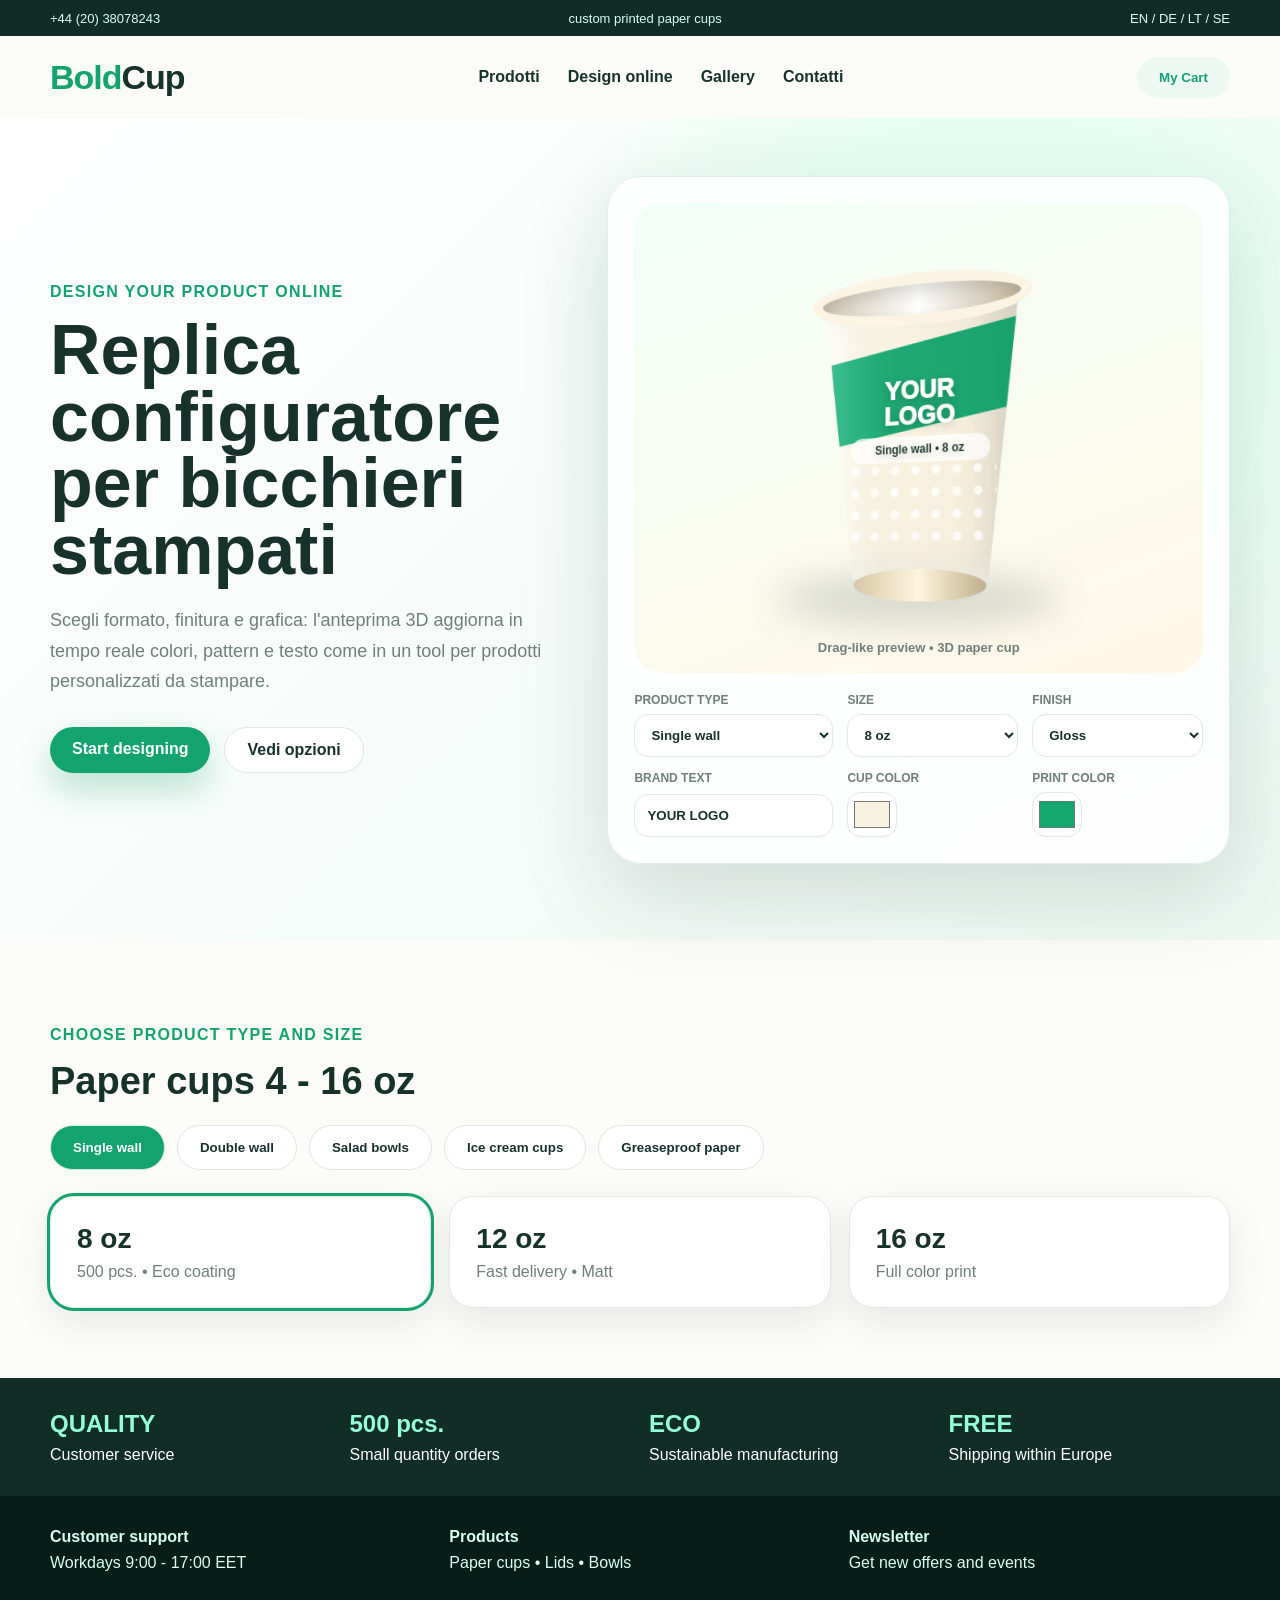
<file: index.html>
<!doctype html>
<html lang="it">
  <head>
    <meta charset="UTF-8" />
    <meta name="viewport" content="width=device-width, initial-scale=1.0" />
    <title>BoldCup Replica - Configuratore bicchieri</title>
    <link rel="stylesheet" href="styles.css" />
  </head>
  <body>
    <header class="topbar">
      <div class="container topbar__inner">
        <span>+44 (20) 38078243</span>
        <span>custom printed paper cups</span>
        <span>EN / DE / LT / SE</span>
      </div>
    </header>

    <nav class="nav container">
      <a class="brand" href="#" aria-label="BoldCup replica home"><span>Bold</span>Cup</a>
      <div class="nav__links">
        <a href="#products">Prodotti</a>
        <a href="#designer">Design online</a>
        <a href="#gallery">Gallery</a>
        <a href="#contacts">Contatti</a>
      </div>
      <button class="cart">My Cart</button>
    </nav>

    <main>
      <section class="hero" id="designer">
        <div class="container hero__grid">
          <div class="hero__copy">
            <p class="eyebrow">Design your product online</p>
            <h1>Replica configuratore per bicchieri stampati</h1>
            <p>
              Scegli formato, finitura e grafica: l'anteprima 3D aggiorna in tempo reale colori,
              pattern e testo come in un tool per prodotti personalizzati da stampare.
            </p>
            <div class="hero__actions">
              <a class="btn btn--primary" href="#preview">Start designing</a>
              <a class="btn btn--ghost" href="#products">Vedi opzioni</a>
            </div>
          </div>
          <section class="designer-card" aria-label="Configuratore bicchiere">
            <div class="preview-stage" id="preview">
              <div class="shadow"></div>
              <div class="cup" id="cup">
                <div class="cup__rim"></div>
                <div class="cup__body">
                  <div class="print print--stripe"></div>
                  <div class="print print--dots"></div>
                  <div class="print-text" id="printText">YOUR LOGO</div>
                  <div class="print-subtext" id="printSubtext">Fresh coffee • 12 oz</div>
                </div>
                <div class="cup__bottom"></div>
              </div>
              <div class="rotate-hint">Drag-like preview • 3D paper cup</div>
            </div>

            <div class="controls">
              <label>
                Product type
                <select id="wallType">
                  <option value="single">Single wall</option>
                  <option value="double">Double wall</option>
                  <option value="ice">Ice cream cup</option>
                </select>
              </label>
              <label>
                Size
                <select id="size">
                  <option>4 oz</option>
                  <option>6 oz</option>
                  <option selected>8 oz</option>
                  <option>12 oz</option>
                  <option>16 oz</option>
                </select>
              </label>
              <label>
                Finish
                <select id="finish">
                  <option value="gloss">Gloss</option>
                  <option value="matt">Matt</option>
                </select>
              </label>
              <label>
                Brand text
                <input id="brandText" type="text" value="YOUR LOGO" maxlength="18" />
              </label>
              <label>
                Cup color
                <input id="cupColor" type="color" value="#f7f1df" />
              </label>
              <label>
                Print color
                <input id="printColor" type="color" value="#14a66f" />
              </label>
            </div>
          </section>
        </div>
      </section>

      <section class="container chooser" id="products">
        <p class="eyebrow">Choose product type and size</p>
        <h2>Paper cups 4 - 16 oz</h2>
        <div class="tabs" role="list" aria-label="Tipologie prodotto">
          <button class="tab is-active">Single wall</button>
          <button class="tab">Double wall</button>
          <button class="tab">Salad bowls</button>
          <button class="tab">Ice cream cups</button>
          <button class="tab">Greaseproof paper</button>
        </div>
        <div class="product-grid">
          <article class="product-option is-selected">
            <strong>8 oz</strong>
            <span>500 pcs. • Eco coating</span>
          </article>
          <article class="product-option">
            <strong>12 oz</strong>
            <span>Fast delivery • Matt</span>
          </article>
          <article class="product-option">
            <strong>16 oz</strong>
            <span>Full color print</span>
          </article>
        </div>
      </section>

      <section class="features">
        <div class="container feature-grid">
          <div><b>QUALITY</b><span>Customer service</span></div>
          <div><b>500 pcs.</b><span>Small quantity orders</span></div>
          <div><b>ECO</b><span>Sustainable manufacturing</span></div>
          <div><b>FREE</b><span>Shipping within Europe</span></div>
        </div>
      </section>
    </main>

    <footer class="footer" id="contacts">
      <div class="container footer__grid">
        <div><b>Customer support</b><span>Workdays 9:00 - 17:00 EET</span></div>
        <div><b>Products</b><span>Paper cups • Lids • Bowls</span></div>
        <div><b>Newsletter</b><span>Get new offers and events</span></div>
      </div>
    </footer>
    <script src="script.js"></script>
  </body>
</html>
</file>
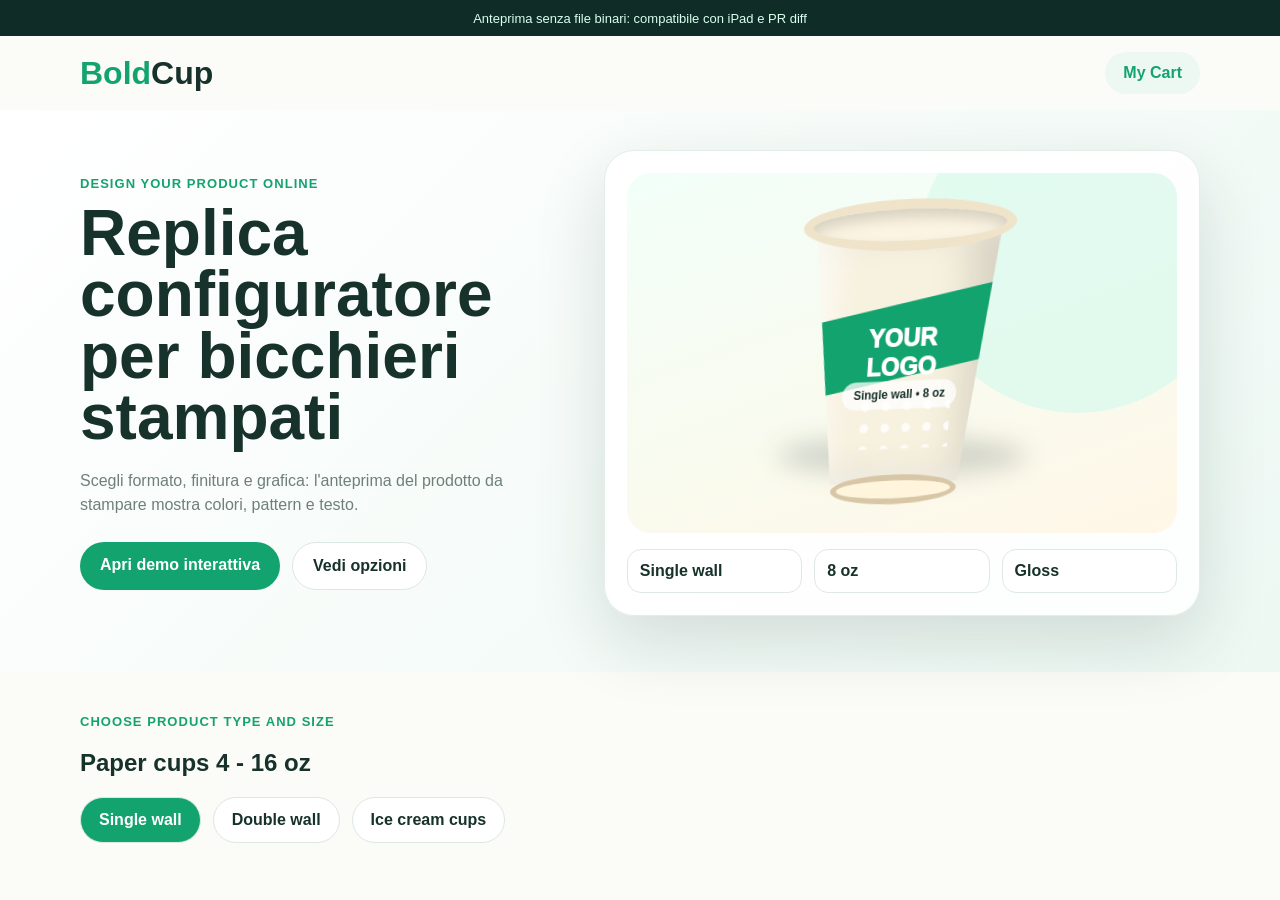
<file: preview.html>
<!doctype html>
<html lang="it">
  <head>
    <meta charset="UTF-8" />
    <meta name="viewport" content="width=device-width, initial-scale=1.0" />
    <title>Anteprima configuratore BoldCup</title>
    <style>
      :root { --green: #13a36f; --dark: #17312b; --muted: #6f7f79; --paper: #f7f1df; }
      * { box-sizing: border-box; }
      body { margin: 0; font-family: Arial, sans-serif; background: #fbfbf8; color: var(--dark); }
      .top { height: 36px; background: #0f2d26; color: #d9fff1; display: flex; align-items: center; justify-content: center; font-size: 13px; }
      .nav, .hero, .products { width: min(1120px, calc(100% - 28px)); margin: 0 auto; }
      .nav { height: 74px; display: flex; align-items: center; justify-content: space-between; gap: 18px; }
      .brand { font-size: 32px; font-weight: 900; } .brand span { color: var(--green); }
      .pill { border-radius: 999px; padding: 12px 18px; background: #edf8f3; color: var(--green); font-weight: 800; }
      .hero-wrap { background: linear-gradient(135deg, #fff, #edf8f3); padding: 40px 0 56px; }
      .hero { display: grid; grid-template-columns: .9fr 1.1fr; gap: 36px; align-items: center; }
      .eyebrow { color: var(--green); font-weight: 900; letter-spacing: .08em; text-transform: uppercase; font-size: 13px; }
      h1 { font-size: clamp(36px, 8vw, 64px); line-height: .96; margin: 12px 0 20px; }
      p { color: var(--muted); line-height: 1.55; }
      .actions { display: flex; gap: 12px; flex-wrap: wrap; margin-top: 24px; }
      .button { display: inline-flex; border-radius: 999px; padding: 14px 20px; font-weight: 900; text-decoration: none; }
      .primary { background: var(--green); color: white; } .secondary { background: white; color: var(--dark); border: 1px solid #dce8e2; }
      .card { background: rgba(255,255,255,.9); border: 1px solid #e2eee8; border-radius: 30px; padding: 22px; box-shadow: 0 26px 70px rgba(15,45,38,.14); }
      .stage { min-height: 360px; border-radius: 24px; background: linear-gradient(160deg, #f2fff9, #fff7e7); position: relative; display: grid; place-items: center; overflow: hidden; }
      .stage::before { content: ""; position: absolute; width: 320px; height: 320px; right: -60px; top: -80px; border-radius: 50%; background: #dffbef; opacity: .85; }
      .shadow { position: absolute; bottom: 58px; width: 250px; height: 38px; border-radius: 50%; background: rgba(23,49,43,.18); filter: blur(12px); }
      .cup { width: 240px; height: 310px; position: relative; transform: rotateX(7deg) rotateY(-18deg) skewX(-4deg); }
      .rim { position: absolute; top: 0; left: 8px; width: 224px; height: 52px; border-radius: 50%; background: #fbf4e2; border: 10px solid #efe3ca; box-shadow: inset 0 8px 14px rgba(0,0,0,.15); z-index: 3; }
      .body { position: absolute; top: 25px; left: 22px; width: 196px; height: 260px; clip-path: polygon(0 0, 100% 0, 84% 100%, 16% 100%); background: var(--paper); overflow: hidden; box-shadow: inset 22px 0 34px rgba(255,255,255,.72), inset -28px 0 45px rgba(0,0,0,.14); }
      .stripe { position: absolute; top: 80px; left: -36px; width: 270px; height: 74px; background: var(--green); transform: rotate(-11deg); }
      .logo { position: absolute; top: 101px; left: 50%; transform: translateX(-50%); color: white; font-weight: 950; font-size: 25px; text-align: center; width: 150px; z-index: 2; }
      .sub { position: absolute; top: 158px; left: 50%; transform: translateX(-50%); background: rgba(255,255,255,.75); border-radius: 999px; padding: 7px 12px; font-size: 12px; font-weight: 800; white-space: nowrap; z-index: 2; }
      .dots { position: absolute; bottom: 34px; left: 52px; width: 100px; height: 54px; background-image: radial-gradient(#fff 0 4px, transparent 5px); background-size: 22px 22px; opacity: .8; }
      .bottom { position: absolute; bottom: 3px; left: 54px; width: 132px; height: 30px; border-radius: 50%; background: #fff5dd; border: 6px solid #d8c7a7; z-index: 2; }
      .controls { margin-top: 16px; display: grid; grid-template-columns: repeat(3, 1fr); gap: 12px; }
      .control { border: 1px solid #dfe9e4; border-radius: 14px; padding: 12px; background: white; font-weight: 800; }
      .products { padding: 42px 0; }
      .tabs { display: flex; gap: 12px; flex-wrap: wrap; } .tab { padding: 13px 18px; border-radius: 999px; background: white; border: 1px solid #dce8e2; font-weight: 900; } .tab.active { background: var(--green); color: white; }
      @media (max-width: 850px) { .hero { grid-template-columns: 1fr; } .controls { grid-template-columns: 1fr; } .card { padding: 14px; } .stage { min-height: 330px; } }
    </style>
  </head>
  <body>
    <div class="top">Anteprima senza file binari: compatibile con iPad e PR diff</div>
    <nav class="nav"><div class="brand"><span>Bold</span>Cup</div><div class="pill">My Cart</div></nav>
    <section class="hero-wrap">
      <div class="hero">
        <div>
          <div class="eyebrow">Design your product online</div>
          <h1>Replica configuratore per bicchieri stampati</h1>
          <p>Scegli formato, finitura e grafica: l'anteprima del prodotto da stampare mostra colori, pattern e testo.</p>
          <div class="actions"><a class="button primary" href="index.html">Apri demo interattiva</a><a class="button secondary" href="#products">Vedi opzioni</a></div>
        </div>
        <div class="card">
          <div class="stage" aria-label="Anteprima bicchiere stampato">
            <div class="shadow"></div>
            <div class="cup"><div class="rim"></div><div class="body"><div class="stripe"></div><div class="logo">YOUR LOGO</div><div class="sub">Single wall • 8 oz</div><div class="dots"></div></div><div class="bottom"></div></div>
          </div>
          <div class="controls"><div class="control">Single wall</div><div class="control">8 oz</div><div class="control">Gloss</div></div>
        </div>
      </div>
    </section>
    <section class="products" id="products"><div class="eyebrow">Choose product type and size</div><h2>Paper cups 4 - 16 oz</h2><div class="tabs"><div class="tab active">Single wall</div><div class="tab">Double wall</div><div class="tab">Ice cream cups</div></div></section>
  </body>
</html>
</file>
<file: styles.css>
:root {
  --green: #13a36f;
  --dark: #17312b;
  --muted: #6f7f79;
  --paper: #f7f1df;
  --print: #14a66f;
  --cream: #fffaf0;
}
* { box-sizing: border-box; }
body { margin: 0; font-family: Inter, Arial, sans-serif; color: var(--dark); background: #fbfbf8; }
a { color: inherit; text-decoration: none; }
.container { width: min(1180px, calc(100% - 32px)); margin: 0 auto; }
.topbar { background: #0f2d26; color: #d9fff1; font-size: 13px; }
.topbar__inner, .nav { display: flex; align-items: center; justify-content: space-between; gap: 20px; }
.topbar__inner { min-height: 36px; }
.nav { min-height: 82px; }
.brand { font-size: 34px; font-weight: 800; letter-spacing: -1px; }
.brand span { color: var(--green); }
.nav__links { display: flex; gap: 28px; font-weight: 700; }
.cart, .btn { border: 0; border-radius: 999px; padding: 13px 22px; font-weight: 800; cursor: pointer; }
.cart { background: #edf8f3; color: var(--green); }
.hero { background: radial-gradient(circle at 78% 30%, #e6fff4 0 22%, transparent 40%), linear-gradient(135deg, #ffffff 0%, #edf8f3 100%); padding: 58px 0 76px; }
.hero__grid { display: grid; grid-template-columns: 0.9fr 1.1fr; gap: 48px; align-items: center; }
.eyebrow { color: var(--green); font-weight: 900; letter-spacing: .08em; text-transform: uppercase; }
h1 { font-size: clamp(40px, 6vw, 70px); line-height: .95; margin: 12px 0 22px; }
h2 { font-size: 38px; margin: 8px 0 22px; }
.hero__copy p:not(.eyebrow) { color: var(--muted); font-size: 18px; line-height: 1.7; }
.hero__actions { display: flex; gap: 14px; margin-top: 30px; }
.btn--primary { background: var(--green); color: white; box-shadow: 0 16px 35px rgba(19,163,111,.28); }
.btn--ghost { background: white; border: 1px solid #dce8e2; }
.designer-card { background: rgba(255,255,255,.86); border: 1px solid #e2eee8; border-radius: 34px; padding: 26px; box-shadow: 0 30px 90px rgba(15,45,38,.15); }
.preview-stage { position: relative; min-height: 470px; display: grid; place-items: center; overflow: hidden; border-radius: 28px; background: linear-gradient(160deg, #f2fff9, #fff7e7); perspective: 1100px; }
.shadow { position: absolute; bottom: 52px; width: 280px; height: 42px; background: rgba(23,49,43,.18); filter: blur(18px); border-radius: 50%; }
.cup { position: relative; width: 255px; height: 340px; transform: rotateX(7deg) rotateY(-22deg); transform-style: preserve-3d; transition: transform .5s ease; }
.preview-stage:hover .cup { transform: rotateX(6deg) rotateY(18deg); }
.cup.is-matt .cup__body { filter: saturate(.82); }
.cup.is-matt .cup__body::after { opacity: .45; }
.cup__rim { position: absolute; top: 0; left: 7px; width: 241px; height: 55px; border-radius: 50%; background: linear-gradient(90deg, #d7cdb7, #fff, #cabd9f); border: 12px solid #fbf4e2; z-index: 3; box-shadow: inset 0 8px 18px rgba(0,0,0,.14); }
.cup__body { position: absolute; top: 25px; left: 22px; width: 212px; height: 285px; overflow: hidden; background: var(--paper); clip-path: polygon(0 0, 100% 0, 84% 100%, 16% 100%); box-shadow: inset 22px 0 34px rgba(255,255,255,.72), inset -28px 0 45px rgba(0,0,0,.14); }
.cup__body::after { content: ""; position: absolute; inset: 0; background: linear-gradient(90deg, rgba(255,255,255,.55), transparent 32%, rgba(0,0,0,.12) 100%); mix-blend-mode: soft-light; }
.cup__bottom { position: absolute; bottom: 8px; left: 57px; width: 141px; height: 32px; border-radius: 50%; background: linear-gradient(90deg, #d8c7a7, #fff5dd, #bfae8e); z-index: 2; }
.print--stripe { position: absolute; inset: 48px -35px auto; height: 86px; transform: rotate(-10deg); background: var(--print); opacity: .95; }
.print--dots { position: absolute; inset: auto 25px 34px; height: 85px; background-image: radial-gradient(#fff 0 4px, transparent 5px); background-size: 22px 22px; opacity: .75; }
.print-text, .print-subtext { position: absolute; z-index: 2; left: 50%; transform: translateX(-50%); text-align: center; width: 150px; color: white; text-shadow: 0 2px 8px rgba(0,0,0,.2); }
.print-text { top: 83px; font-size: 26px; font-weight: 950; line-height: 1; }
.print-subtext { top: 143px; font-size: 12px; font-weight: 800; color: #244139; background: rgba(255,255,255,.72); border-radius: 999px; padding: 6px; }
.rotate-hint { position: absolute; bottom: 18px; color: var(--muted); font-size: 13px; font-weight: 800; }
.controls { display: grid; grid-template-columns: repeat(3, 1fr); gap: 14px; margin-top: 20px; }
label { display: grid; gap: 7px; color: var(--muted); font-size: 12px; font-weight: 900; text-transform: uppercase; }
select, input { border: 1px solid #dfe9e4; border-radius: 14px; padding: 12px; background: white; color: var(--dark); font-weight: 800; }
input[type=color] { height: 45px; padding: 4px; }
.chooser { padding: 70px 0; }
.tabs { display: flex; flex-wrap: wrap; gap: 12px; }
.tab { padding: 14px 22px; border: 1px solid #dce8e2; border-radius: 999px; background: white; font-weight: 900; color: var(--dark); }
.tab.is-active { background: var(--green); color: white; }
.product-grid { display: grid; grid-template-columns: repeat(3, 1fr); gap: 18px; margin-top: 26px; }
.product-option { padding: 26px; border-radius: 24px; background: white; border: 1px solid #e0ebe5; box-shadow: 0 14px 38px rgba(23,49,43,.08); display: grid; gap: 8px; }
.product-option strong { font-size: 28px; }
.product-option span { color: var(--muted); }
.product-option.is-selected { outline: 3px solid var(--green); }
.features, .footer { background: #102d26; color: white; padding: 32px 0; }
.feature-grid, .footer__grid { display: grid; grid-template-columns: repeat(4, 1fr); gap: 18px; }
.feature-grid div, .footer__grid div { display: grid; gap: 8px; }
.feature-grid b { color: #95ffd7; font-size: 24px; }
.footer { background: #071d18; }
.footer__grid { grid-template-columns: repeat(3, 1fr); color: #d9fff1; }
@media (max-width: 850px) { .hero__grid, .product-grid, .controls, .feature-grid, .footer__grid { grid-template-columns: 1fr; } .nav__links { display: none; } }
</file>
